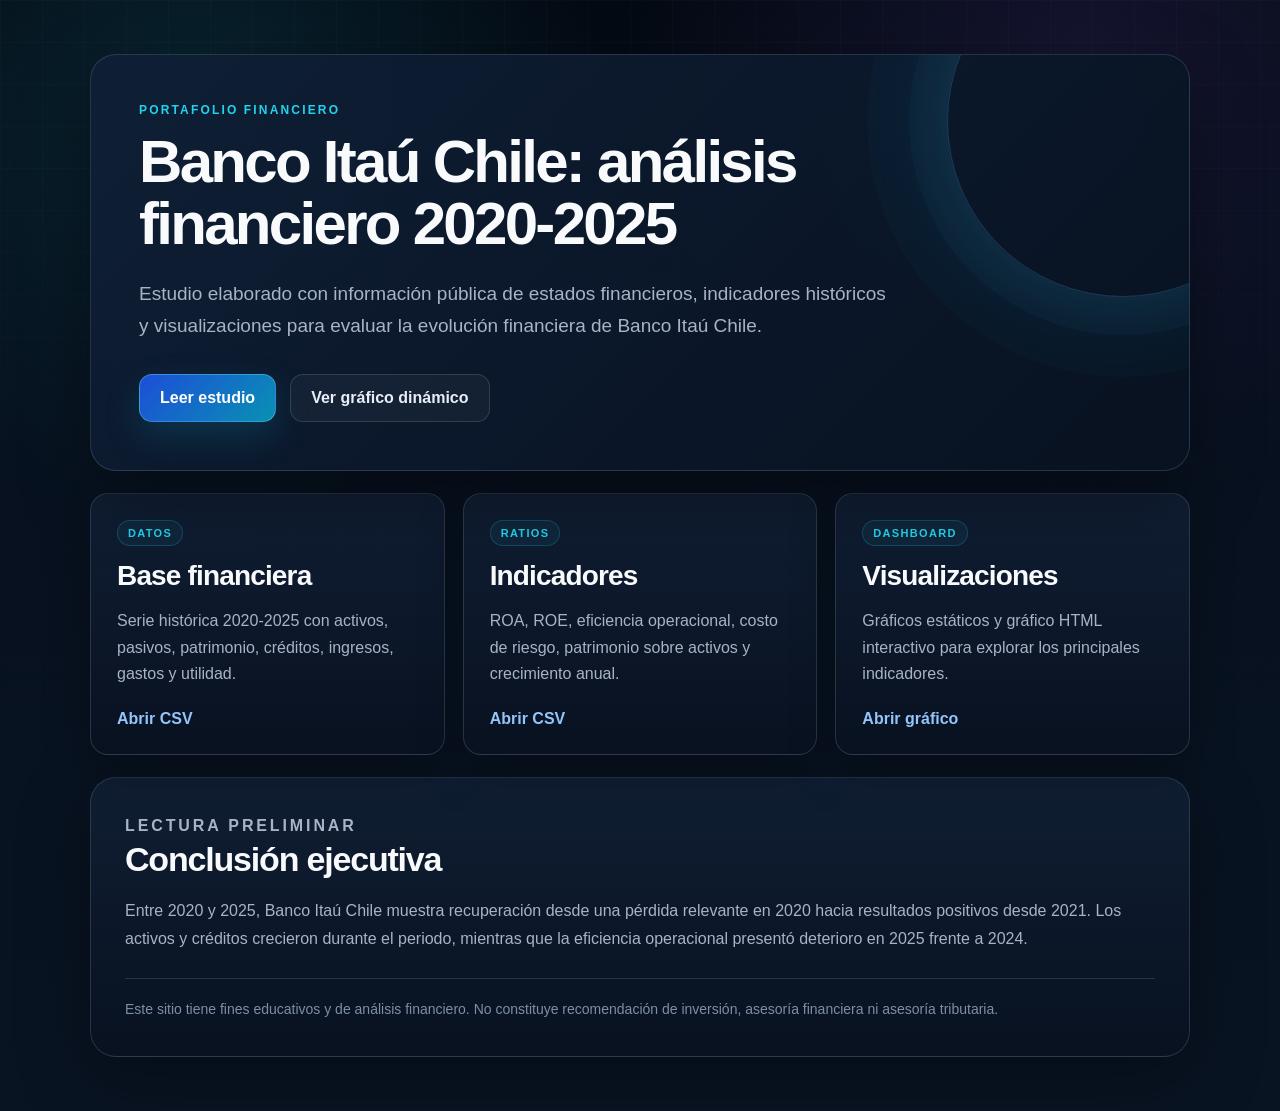
<file: index.html>
<!DOCTYPE html>
<html lang="es">
<head>
  <meta charset="utf-8">
  <meta name="viewport" content="width=device-width, initial-scale=1">
  <title>Estudio financiero Banco Itaú Chile 2020-2025</title>
  <link rel="stylesheet" href="styles.css">
</head>
<body>
  <main class="page">
    <section class="hero">
      <p class="eyebrow">Portafolio financiero</p>
      <h1>Banco Itaú Chile: análisis financiero 2020-2025</h1>
      <p class="lead">
        Estudio elaborado con información pública de estados financieros, indicadores históricos
        y visualizaciones para evaluar la evolución financiera de Banco Itaú Chile.
      </p>
      <div class="actions">
      <a class="button primary" href="estudios/2026-analisis-financiero-banco-itau-chile.html">
        Leer estudio
      </a>
        <a class="button" href="graficos/itau_chile_2020_2025_grafico_dinamico.html">
          Ver gráfico dinámico
        </a>
      </div>
    </section>
    <section class="cards">
      <article class="card">
        <span class="card-label">Datos</span>
        <h2>Base financiera</h2>
        <p>
          Serie histórica 2020-2025 con activos, pasivos, patrimonio, créditos,
          ingresos, gastos y utilidad.
        </p>
        <a href="datos/itau_chile_2020_2025_financieros.csv">Abrir CSV</a>
      </article>
      <article class="card">
        <span class="card-label">Ratios</span>
        <h2>Indicadores</h2>
        <p>
          ROA, ROE, eficiencia operacional, costo de riesgo, patrimonio sobre activos
          y crecimiento anual.
        </p>
        <a href="datos/itau_chile_2020_2025_indicadores.csv">Abrir CSV</a>
      </article>
      <article class="card">
        <span class="card-label">Dashboard</span>
        <h2>Visualizaciones</h2>
        <p>
          Gráficos estáticos y gráfico HTML interactivo para explorar los principales
          indicadores.
        </p>
        <a href="graficos/itau_chile_2020_2025_grafico_dinamico.html">Abrir gráfico</a>
      </article>
    </section>
    <section class="summary">
      <p class="eyebrow">Lectura preliminar</p>
      <h2>Conclusión ejecutiva</h2>
      <p>
        Entre 2020 y 2025, Banco Itaú Chile muestra recuperación desde una pérdida
        relevante en 2020 hacia resultados positivos desde 2021. Los activos y créditos
        crecieron durante el periodo, mientras que la eficiencia operacional presentó
        deterioro en 2025 frente a 2024.
      </p>
      <p class="disclaimer">
        Este sitio tiene fines educativos y de análisis financiero. No constituye
        recomendación de inversión, asesoría financiera ni asesoría tributaria.
      </p>
    </section>
  </main>
</body>
</html>
</file>
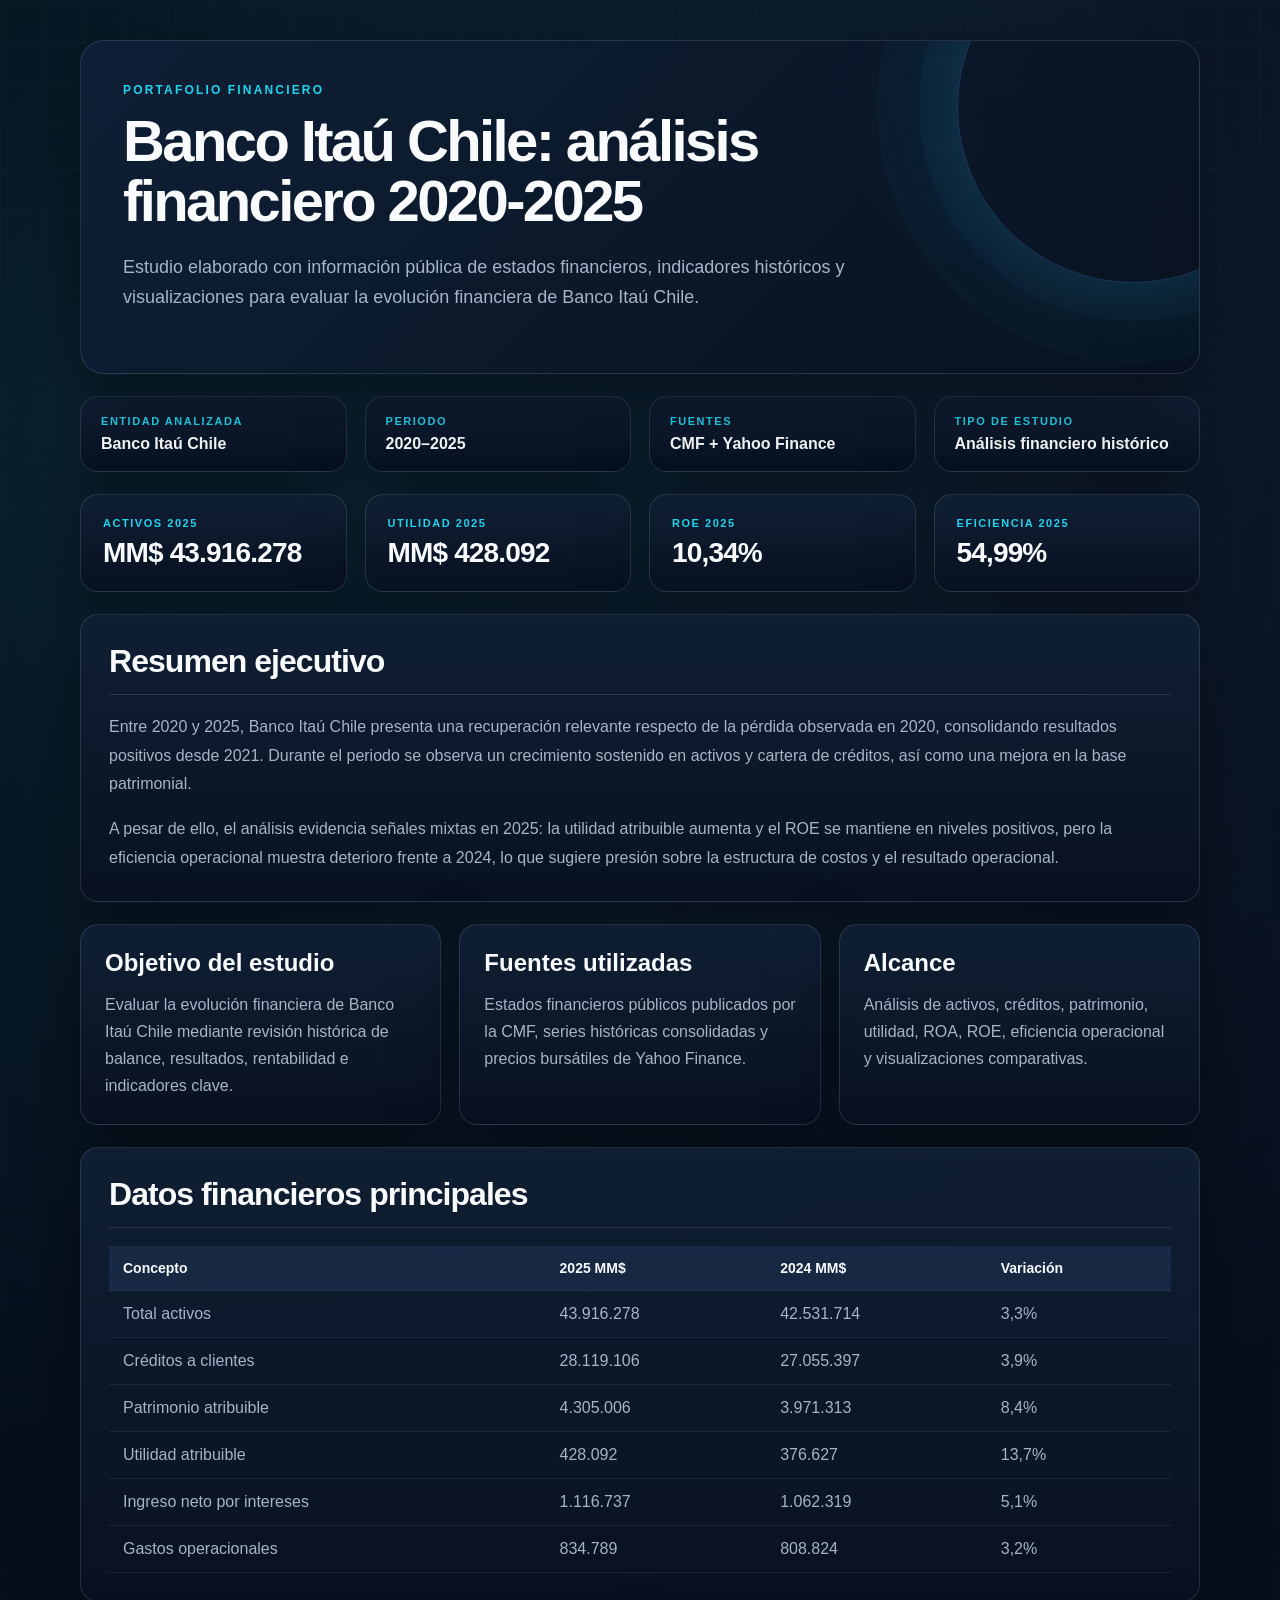
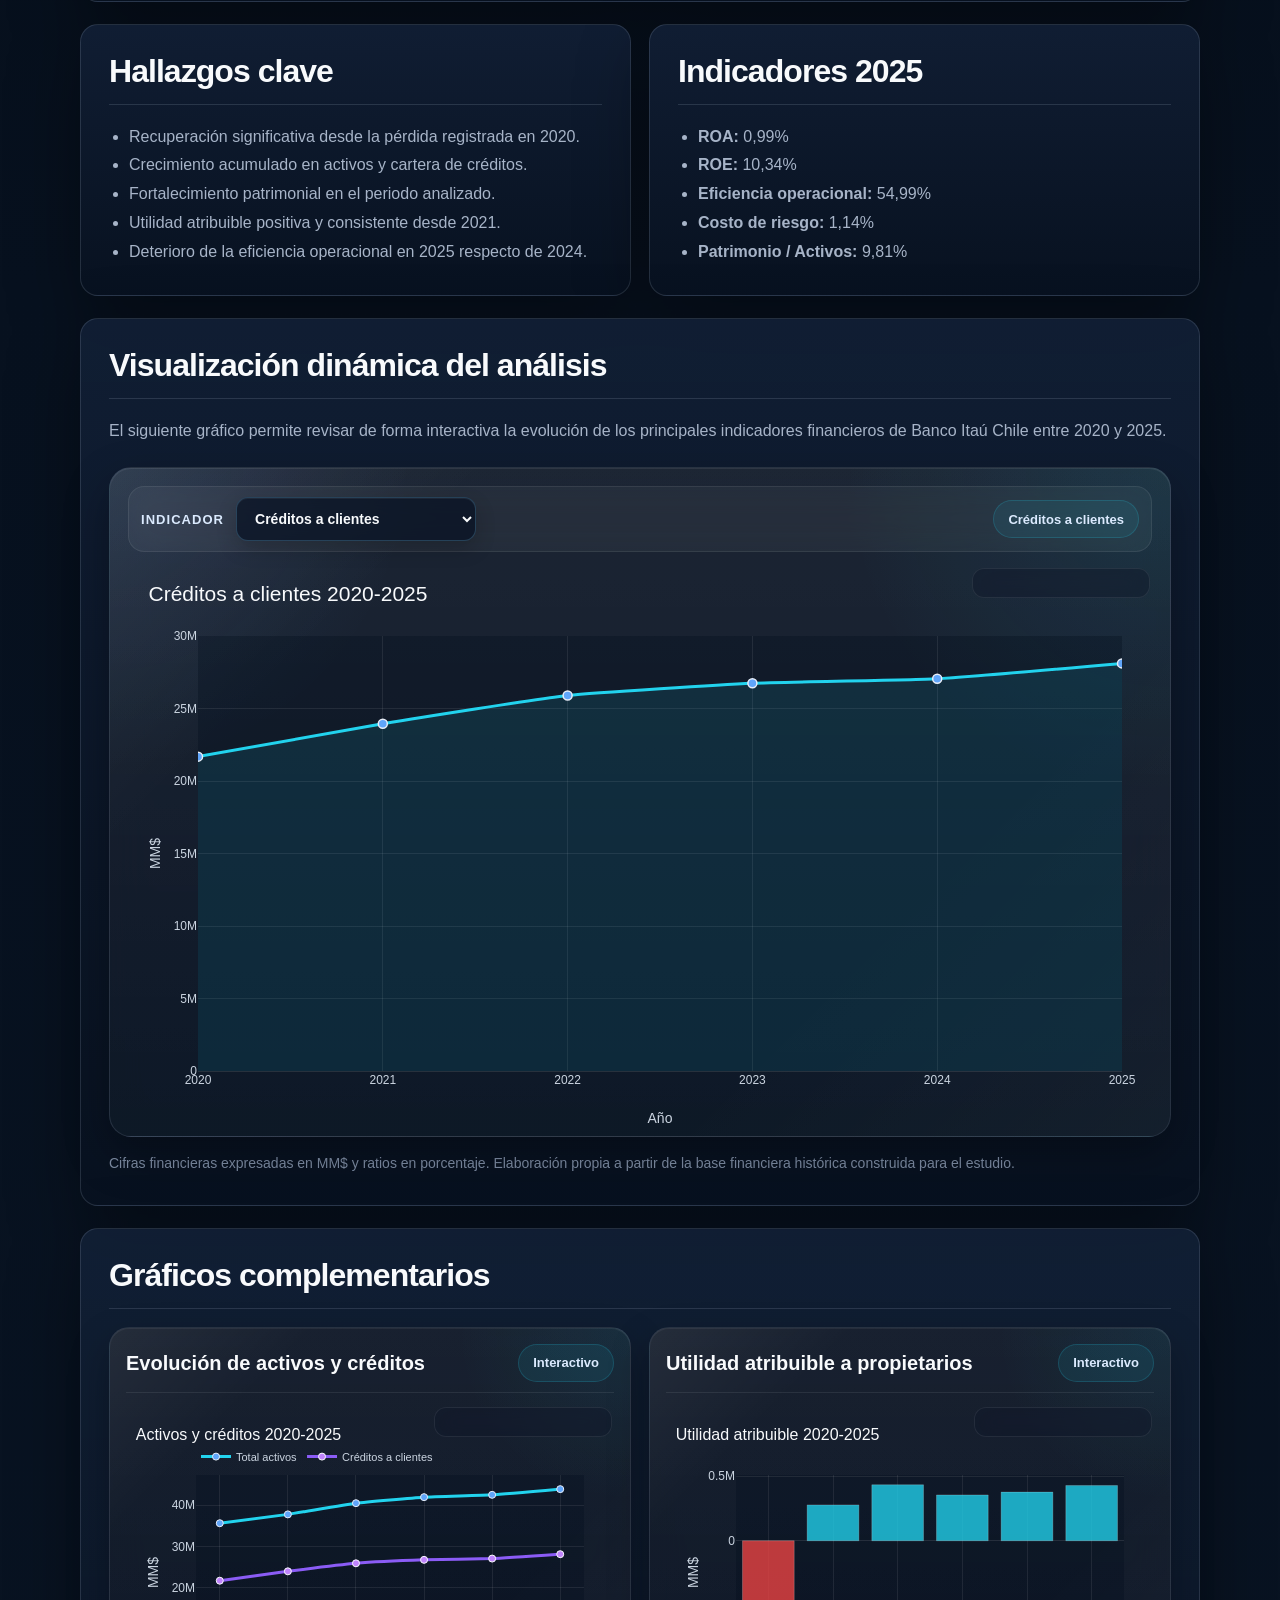
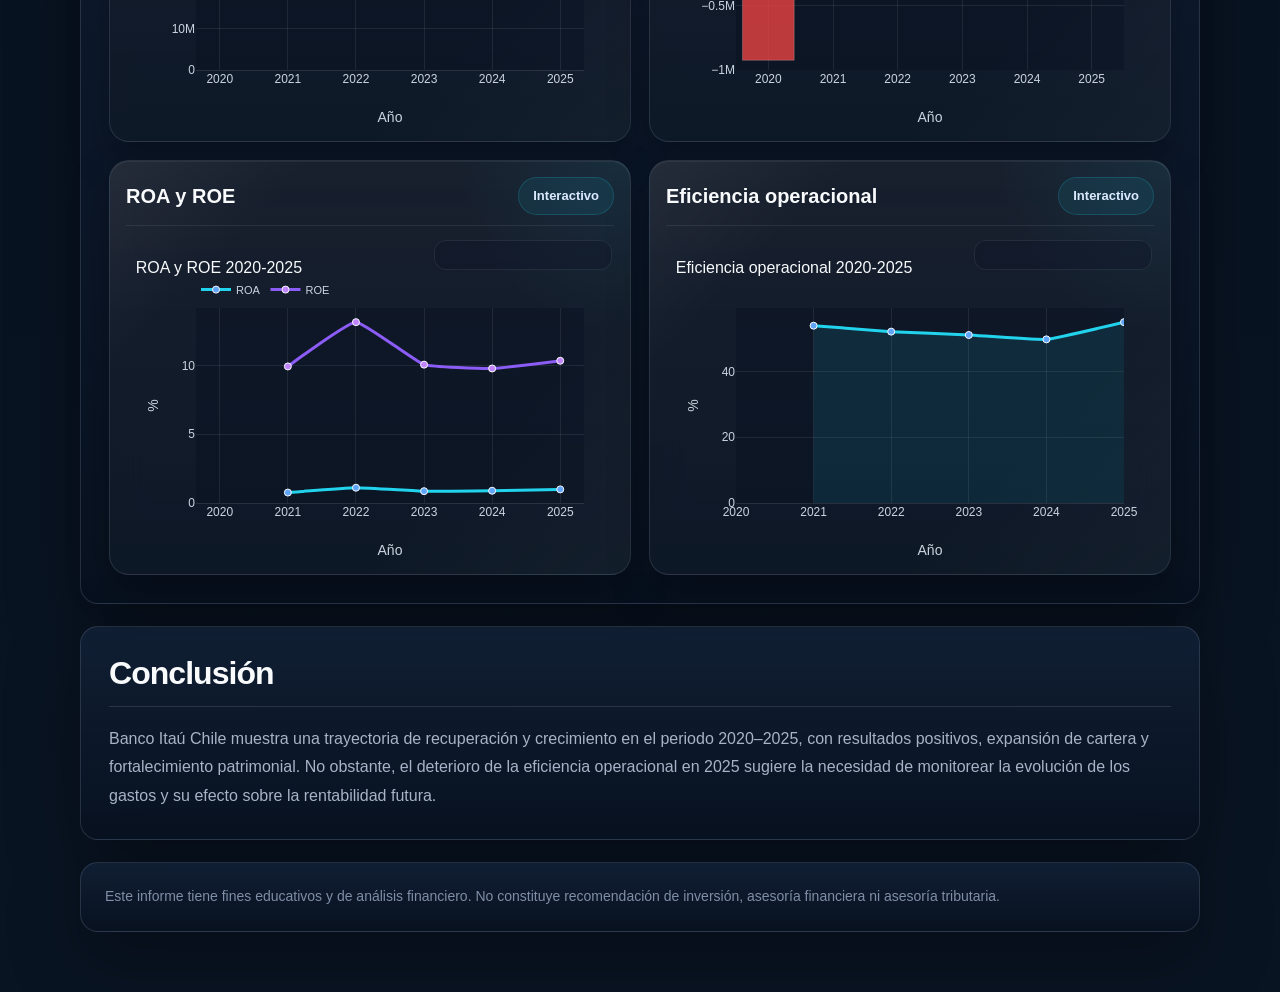
<file: estudios/2026-analisis-financiero-banco-itau-chile.html>
<!DOCTYPE html>
<html lang="es">
<head>
  <meta charset="utf-8">
  <meta name="viewport" content="width=device-width, initial-scale=1">
  <title>Análisis financiero Banco Itaú Chile 2020-2025</title>
  <link rel="stylesheet" href="../report.css">
  <script src="https://cdn.plot.ly/plotly-2.35.2.min.js"></script>
</head>
<body>
  <main class="report-page">

    <header class="report-hero">
      <div class="report-hero-overlay"></div>
      <div class="report-hero-content">
        <p class="report-kicker">Portafolio financiero</p>
        <h1>Banco Itaú Chile: análisis financiero 2020-2025</h1>
        <p class="report-subtitle">
          Estudio elaborado con información pública de estados financieros,
          indicadores históricos y visualizaciones para evaluar la evolución
          financiera de Banco Itaú Chile.
        </p>
      </div>
    </header>

    <section class="report-meta">
      <div class="meta-item">
        <span class="meta-label">Entidad analizada</span>
        <strong>Banco Itaú Chile</strong>
      </div>
      <div class="meta-item">
        <span class="meta-label">Periodo</span>
        <strong>2020–2025</strong>
      </div>
      <div class="meta-item">
        <span class="meta-label">Fuentes</span>
        <strong>CMF + Yahoo Finance</strong>
      </div>
      <div class="meta-item">
        <span class="meta-label">Tipo de estudio</span>
        <strong>Análisis financiero histórico</strong>
      </div>
    </section>

    <section class="report-grid-4">
      <article class="metric-card">
        <span class="metric-label">Activos 2025</span>
        <h3>MM$ 43.916.278</h3>
      </article>
      <article class="metric-card">
        <span class="metric-label">Utilidad 2025</span>
        <h3>MM$ 428.092</h3>
      </article>
      <article class="metric-card">
        <span class="metric-label">ROE 2025</span>
        <h3>10,34%</h3>
      </article>
      <article class="metric-card">
        <span class="metric-label">Eficiencia 2025</span>
        <h3>54,99%</h3>
      </article>
    </section>

    <section class="report-section">
      <div class="section-head">
        <h2>Resumen ejecutivo</h2>
      </div>
      <div class="section-body">
        <p>
          Entre 2020 y 2025, Banco Itaú Chile presenta una recuperación
          relevante respecto de la pérdida observada en 2020, consolidando
          resultados positivos desde 2021. Durante el periodo se observa un
          crecimiento sostenido en activos y cartera de créditos, así como una
          mejora en la base patrimonial.
        </p>
        <p>
          A pesar de ello, el análisis evidencia señales mixtas en 2025: la
          utilidad atribuible aumenta y el ROE se mantiene en niveles positivos,
          pero la eficiencia operacional muestra deterioro frente a 2024, lo que
          sugiere presión sobre la estructura de costos y el resultado operacional.
        </p>
      </div>
    </section>

    <section class="report-grid-3">
      <article class="info-box">
        <h3>Objetivo del estudio</h3>
        <p>
          Evaluar la evolución financiera de Banco Itaú Chile mediante revisión
          histórica de balance, resultados, rentabilidad e indicadores clave.
        </p>
      </article>

      <article class="info-box">
        <h3>Fuentes utilizadas</h3>
        <p>
          Estados financieros públicos publicados por la CMF, series históricas
          consolidadas y precios bursátiles de Yahoo Finance.
        </p>
      </article>

      <article class="info-box">
        <h3>Alcance</h3>
        <p>
          Análisis de activos, créditos, patrimonio, utilidad, ROA, ROE,
          eficiencia operacional y visualizaciones comparativas.
        </p>
      </article>
    </section>

    <section class="report-section">
      <div class="section-head">
        <h2>Datos financieros principales</h2>
      </div>
      <div class="section-body">
        <div class="table-wrap">
          <table>
            <thead>
              <tr>
                <th>Concepto</th>
                <th>2025 MM$</th>
                <th>2024 MM$</th>
                <th>Variación</th>
              </tr>
            </thead>
            <tbody>
              <tr>
                <td>Total activos</td>
                <td>43.916.278</td>
                <td>42.531.714</td>
                <td>3,3%</td>
              </tr>
              <tr>
                <td>Créditos a clientes</td>
                <td>28.119.106</td>
                <td>27.055.397</td>
                <td>3,9%</td>
              </tr>
              <tr>
                <td>Patrimonio atribuible</td>
                <td>4.305.006</td>
                <td>3.971.313</td>
                <td>8,4%</td>
              </tr>
              <tr>
                <td>Utilidad atribuible</td>
                <td>428.092</td>
                <td>376.627</td>
                <td>13,7%</td>
              </tr>
              <tr>
                <td>Ingreso neto por intereses</td>
                <td>1.116.737</td>
                <td>1.062.319</td>
                <td>5,1%</td>
              </tr>
              <tr>
                <td>Gastos operacionales</td>
                <td>834.789</td>
                <td>808.824</td>
                <td>3,2%</td>
              </tr>
            </tbody>
          </table>
        </div>
      </div>
    </section>

    <section class="report-grid-2">
      <article class="report-section">
        <div class="section-head">
          <h2>Hallazgos clave</h2>
        </div>
        <div class="section-body">
          <ul class="report-list">
            <li>Recuperación significativa desde la pérdida registrada en 2020.</li>
            <li>Crecimiento acumulado en activos y cartera de créditos.</li>
            <li>Fortalecimiento patrimonial en el periodo analizado.</li>
            <li>Utilidad atribuible positiva y consistente desde 2021.</li>
            <li>Deterioro de la eficiencia operacional en 2025 respecto de 2024.</li>
          </ul>
        </div>
      </article>

      <article class="report-section">
        <div class="section-head">
          <h2>Indicadores 2025</h2>
        </div>
        <div class="section-body">
          <ul class="report-list">
            <li><strong>ROA:</strong> 0,99%</li>
            <li><strong>ROE:</strong> 10,34%</li>
            <li><strong>Eficiencia operacional:</strong> 54,99%</li>
            <li><strong>Costo de riesgo:</strong> 1,14%</li>
            <li><strong>Patrimonio / Activos:</strong> 9,81%</li>
          </ul>
        </div>
      </article>
    </section>

<section class="report-section">
  <div class="section-head">
    <h2>Visualización dinámica del análisis</h2>
  </div>

  <div class="section-body">
    <p>
      El siguiente gráfico permite revisar de forma interactiva la evolución de
      los principales indicadores financieros de Banco Itaú Chile entre 2020 y 2025.
    </p>

    <div class="dynamic-chart-panel liquid-glass-panel">
      <div class="chart-toolbar">
        <div class="chart-toolbar-left">
          <label for="metric-select" class="chart-label">Indicador</label>
          <select id="metric-select" class="glass-select">
            <option value="activos">Total activos</option>
            <option value="creditos" selected>Créditos a clientes</option>
            <option value="utilidad">Utilidad atribuible</option>
            <option value="roa">ROA</option>
            <option value="roe">ROE</option>
            <option value="eficiencia">Eficiencia operacional</option>
            <option value="patrimonio_activos">Patrimonio / activos</option>
          </select>
        </div>

        <div class="chart-toolbar-right">
          <span id="chart-title-pill" class="chart-pill">Créditos a clientes</span>
        </div>
      </div>

      <div id="itau-dynamic-chart"></div>
    </div>

    <p class="chart-note">
      Cifras financieras expresadas en MM$ y ratios en porcentaje. Elaboración propia
      a partir de la base financiera histórica construida para el estudio.
    </p>
  </div>
</section>

<section class="report-section">
  <div class="section-head">
    <h2>Gráficos complementarios</h2>
  </div>

  <div class="section-body">
    <div class="dynamic-grid-2">
      <article class="mini-dynamic-card liquid-glass-panel">
        <div class="mini-card-head">
          <h3>Evolución de activos y créditos</h3>
          <span class="chart-pill">Interactivo</span>
        </div>
        <div class="mini-chart-wrap">
          <div id="chart-activos-creditos"></div>
        </div>
      </article>

      <article class="mini-dynamic-card liquid-glass-panel">
        <div class="mini-card-head">
          <h3>Utilidad atribuible a propietarios</h3>
          <span class="chart-pill">Interactivo</span>
        </div>
        <div class="mini-chart-wrap">
          <div id="chart-utilidad"></div>
        </div>
      </article>

      <article class="mini-dynamic-card liquid-glass-panel">
        <div class="mini-card-head">
          <h3>ROA y ROE</h3>
          <span class="chart-pill">Interactivo</span>
        </div>
        <div class="mini-chart-wrap">
          <div id="chart-roa-roe"></div>
        </div>
      </article>

      <article class="mini-dynamic-card liquid-glass-panel">
        <div class="mini-card-head">
          <h3>Eficiencia operacional</h3>
          <span class="chart-pill">Interactivo</span>
        </div>
        <div class="mini-chart-wrap">
          <div id="chart-eficiencia"></div>
        </div>
      </article>
    </div>
  </div>
</section>
<!--      <div class="section-body image-grid">
        <figure class="chart-card">
          <img src="../graficos/itau_activos_creditos_2020_2025.png" alt="Evolución de activos y créditos">
          <figcaption>Evolución de activos y créditos</figcaption>
        </figure>
        <figure class="chart-card">
          <img src="../graficos/itau_utilidad_atribuible_2020_2025.png" alt="Utilidad atribuible">
          <figcaption>Utilidad atribuible a propietarios</figcaption>
        </figure>
        <figure class="chart-card">
          <img src="../graficos/itau_roa_roe_2021_2025.png" alt="ROA y ROE">
          <figcaption>ROA y ROE</figcaption>
        </figure>
        <figure class="chart-card">
          <img src="../graficos/itau_eficiencia_operacional_2021_2025.png" alt="Eficiencia operacional">
          <figcaption>Eficiencia operacional</figcaption>
        </figure>
      </div>
  -->
  <!--/*    <div class="section-actions">
        <a class="report-button" href="../graficos/itau_chile_2020_2025_grafico_dinamico.html">
          Ver gráfico dinámico
        </a>
      </div>
    </section>
  -->
    <section class="report-section">
      <div class="section-head">
        <h2>Conclusión</h2>
      </div>
      <div class="section-body">
        <p>
          Banco Itaú Chile muestra una trayectoria de recuperación y crecimiento
          en el periodo 2020–2025, con resultados positivos, expansión de
          cartera y fortalecimiento patrimonial. No obstante, el deterioro de la
          eficiencia operacional en 2025 sugiere la necesidad de monitorear la
          evolución de los gastos y su efecto sobre la rentabilidad futura.
        </p>
      </div>
    </section>

    <footer class="report-footer">
      <p>
        Este informe tiene fines educativos y de análisis financiero. No constituye
        recomendación de inversión, asesoría financiera ni asesoría tributaria.
      </p>
    </footer>

  </main>
<script>
  const itauRows = [
    { anio: 2020, activos: 35638632, creditos: 21685269, utilidad: -925479, roa: null, roe: null, eficiencia: null, patrimonio_activos: 6.70 },
    { anio: 2021, activos: 37784282, creditos: 23955972, utilidad: 277806, roa: 0.76, roe: 9.93, eficiencia: 53.90, patrimonio_activos: 8.87 },
    { anio: 2022, activos: 40504299, creditos: 25903788, utilidad: 433744, roa: 1.11, roe: 13.15, eficiencia: 52.10, patrimonio_activos: 8.20 },
    { anio: 2023, activos: 41970270, creditos: 26744561, utilidad: 354887, roa: 0.86, roe: 10.06, eficiencia: 51.08, patrimonio_activos: 8.90 },
    { anio: 2024, activos: 42531714, creditos: 27055397, utilidad: 376627, roa: 0.89, roe: 9.78, eficiencia: 49.75, patrimonio_activos: 9.35 },
    { anio: 2025, activos: 43916278, creditos: 28119106, utilidad: 428092, roa: 0.99, roe: 10.34, eficiencia: 54.99, patrimonio_activos: 9.81 }
  ];

  const years = itauRows.map(row => String(row.anio));

  const metrics = {
    activos: {
      label: "Total activos",
      y: itauRows.map(row => row.activos),
      title: "Total activos 2020-2025",
      yaxis: "MM$",
      hover: "Año: %{x}<br>Total activos: %{y:,.0f} MM$<extra></extra>"
    },
    creditos: {
      label: "Créditos a clientes",
      y: itauRows.map(row => row.creditos),
      title: "Créditos a clientes 2020-2025",
      yaxis: "MM$",
      hover: "Año: %{x}<br>Créditos: %{y:,.0f} MM$<extra></extra>"
    },
    utilidad: {
      label: "Utilidad atribuible",
      y: itauRows.map(row => row.utilidad),
      title: "Utilidad atribuible 2020-2025",
      yaxis: "MM$",
      hover: "Año: %{x}<br>Utilidad: %{y:,.0f} MM$<extra></extra>"
    },
    roa: {
      label: "ROA",
      y: itauRows.map(row => row.roa),
      title: "ROA 2021-2025",
      yaxis: "%",
      hover: "Año: %{x}<br>ROA: %{y:.2f}%<extra></extra>"
    },
    roe: {
      label: "ROE",
      y: itauRows.map(row => row.roe),
      title: "ROE 2021-2025",
      yaxis: "%",
      hover: "Año: %{x}<br>ROE: %{y:.2f}%<extra></extra>"
    },
    eficiencia: {
      label: "Eficiencia operacional",
      y: itauRows.map(row => row.eficiencia),
      title: "Eficiencia operacional 2021-2025",
      yaxis: "%",
      hover: "Año: %{x}<br>Eficiencia: %{y:.2f}%<extra></extra>"
    },
    patrimonio_activos: {
      label: "Patrimonio / activos",
      y: itauRows.map(row => row.patrimonio_activos),
      title: "Patrimonio sobre activos 2020-2025",
      yaxis: "%",
      hover: "Año: %{x}<br>Patrimonio / activos: %{y:.2f}%<extra></extra>"
    }
  };

  const commonConfig = {
    responsive: true,
    displaylogo: false,
    modeBarButtonsToRemove: ["select2d", "lasso2d", "autoScale2d"]
  };

  function baseAxis(unit) {
    return {
      title: unit,
      rangemode: "tozero",
      gridcolor: "rgba(255,255,255,0.08)",
      zerolinecolor: "rgba(255,255,255,0.10)",
      tickfont: { color: "#cbd5e1" },
      titlefont: { color: "#cbd5e1" }
    };
  }

  function baseLayout(title, yTitle, titleSize = 20) {
    return {
      title: {
        text: title,
        font: { color: "#f8fafc", size: titleSize },
        x: 0.02,
        xanchor: "left"
      },
      paper_bgcolor: "rgba(0,0,0,0)",
      plot_bgcolor: "rgba(5, 15, 30, 0.32)",
      font: {
        color: "#cbd5e1",
        family: "Arial, Helvetica, sans-serif"
      },
      margin: {
        l: 70,
        r: 30,
        t: 70,
        b: 55
      },
      xaxis: {
        title: "Año",
        type: "category",
        gridcolor: "rgba(255,255,255,0.08)",
        zerolinecolor: "rgba(255,255,255,0.10)",
        tickfont: { color: "#cbd5e1" },
        titlefont: { color: "#cbd5e1" }
      },
      yaxis: baseAxis(yTitle),
      hovermode: "x unified",
      hoverlabel: {
        bgcolor: "rgba(15, 23, 42, 0.92)",
        bordercolor: "rgba(34, 211, 238, 0.35)",
        font: { color: "#f8fafc" }
      },
      legend: {
        orientation: "h",
        yanchor: "bottom",
        y: 1.02,
        xanchor: "left",
        x: 0,
        font: { color: "#cbd5e1", size: 11 }
      }
    };
  }

  function buildMainTrace(metricKey) {
    const metric = metrics[metricKey];
    return {
      x: years,
      y: metric.y,
      type: "scatter",
      mode: "lines+markers",
      name: metric.label,
      line: {
        width: 3,
        color: "#22d3ee",
        shape: "spline",
        smoothing: 0.45
      },
      marker: {
        size: 9,
        color: "#60a5fa",
        line: { width: 1.5, color: "#e8eef8" }
      },
      fill: "tozeroy",
      fillcolor: "rgba(34, 211, 238, 0.10)",
      connectgaps: false,
      hovertemplate: metric.hover
    };
  }

  function renderMainChart(metricKey) {
    const metric = metrics[metricKey];
    Plotly.newPlot(
      "itau-dynamic-chart",
      [buildMainTrace(metricKey)],
      baseLayout(metric.title, metric.yaxis, 21),
      commonConfig
    );

    const pill = document.getElementById("chart-title-pill");
    if (pill) pill.textContent = metric.label;
  }

  function renderComplementaryCharts() {
    Plotly.newPlot(
      "chart-activos-creditos",
      [
        {
          x: years,
          y: itauRows.map(row => row.activos),
          type: "scatter",
          mode: "lines+markers",
          name: "Total activos",
          line: { width: 3, color: "#22d3ee", shape: "spline", smoothing: 0.4 },
          marker: { size: 7, color: "#60a5fa", line: { width: 1, color: "#e8eef8" } },
          hovertemplate: "Año: %{x}<br>Total activos: %{y:,.0f} MM$<extra></extra>"
        },
        {
          x: years,
          y: itauRows.map(row => row.creditos),
          type: "scatter",
          mode: "lines+markers",
          name: "Créditos a clientes",
          line: { width: 3, color: "#8b5cf6", shape: "spline", smoothing: 0.4 },
          marker: { size: 7, color: "#c084fc", line: { width: 1, color: "#f8fafc" } },
          hovertemplate: "Año: %{x}<br>Créditos: %{y:,.0f} MM$<extra></extra>"
        }
      ],
      baseLayout("Activos y créditos 2020-2025", "MM$", 16),
      commonConfig
    );

    Plotly.newPlot(
      "chart-utilidad",
      [
        {
          x: years,
          y: itauRows.map(row => row.utilidad),
          type: "bar",
          name: "Utilidad atribuible",
          marker: {
            color: itauRows.map(row => row.utilidad < 0 ? "rgba(239,68,68,0.78)" : "rgba(34,211,238,0.78)"),
            line: { color: "rgba(255,255,255,0.20)", width: 1 }
          },
          hovertemplate: "Año: %{x}<br>Utilidad: %{y:,.0f} MM$<extra></extra>"
        }
      ],
      baseLayout("Utilidad atribuible 2020-2025", "MM$", 16),
      commonConfig
    );

    Plotly.newPlot(
      "chart-roa-roe",
      [
        {
          x: years,
          y: itauRows.map(row => row.roa),
          type: "scatter",
          mode: "lines+markers",
          name: "ROA",
          line: { width: 3, color: "#22d3ee", shape: "spline", smoothing: 0.35 },
          marker: { size: 7, color: "#60a5fa", line: { width: 1, color: "#f8fafc" } },
          hovertemplate: "Año: %{x}<br>ROA: %{y:.2f}%<extra></extra>"
        },
        {
          x: years,
          y: itauRows.map(row => row.roe),
          type: "scatter",
          mode: "lines+markers",
          name: "ROE",
          line: { width: 3, color: "#8b5cf6", shape: "spline", smoothing: 0.35 },
          marker: { size: 7, color: "#c084fc", line: { width: 1, color: "#f8fafc" } },
          hovertemplate: "Año: %{x}<br>ROE: %{y:.2f}%<extra></extra>"
        }
      ],
      baseLayout("ROA y ROE 2020-2025", "%", 16),
      commonConfig
    );

    Plotly.newPlot(
      "chart-eficiencia",
      [
        {
          x: years,
          y: itauRows.map(row => row.eficiencia),
          type: "scatter",
          mode: "lines+markers",
          name: "Eficiencia operacional",
          line: { width: 3, color: "#22d3ee", shape: "spline", smoothing: 0.35 },
          marker: { size: 7, color: "#60a5fa", line: { width: 1, color: "#f8fafc" } },
          fill: "tozeroy",
          fillcolor: "rgba(34, 211, 238, 0.10)",
          hovertemplate: "Año: %{x}<br>Eficiencia: %{y:.2f}%<extra></extra>"
        }
      ],
      baseLayout("Eficiencia operacional 2020-2025", "%", 16),
      commonConfig
    );
  }

  const select = document.getElementById("metric-select");
  if (select) {
    select.addEventListener("change", function () {
      renderMainChart(this.value);
    });
  }

  document.addEventListener("DOMContentLoaded", function () {
    renderMainChart("creditos");
    renderComplementaryCharts();
  });
</script> 
</body>
</html>
</file>
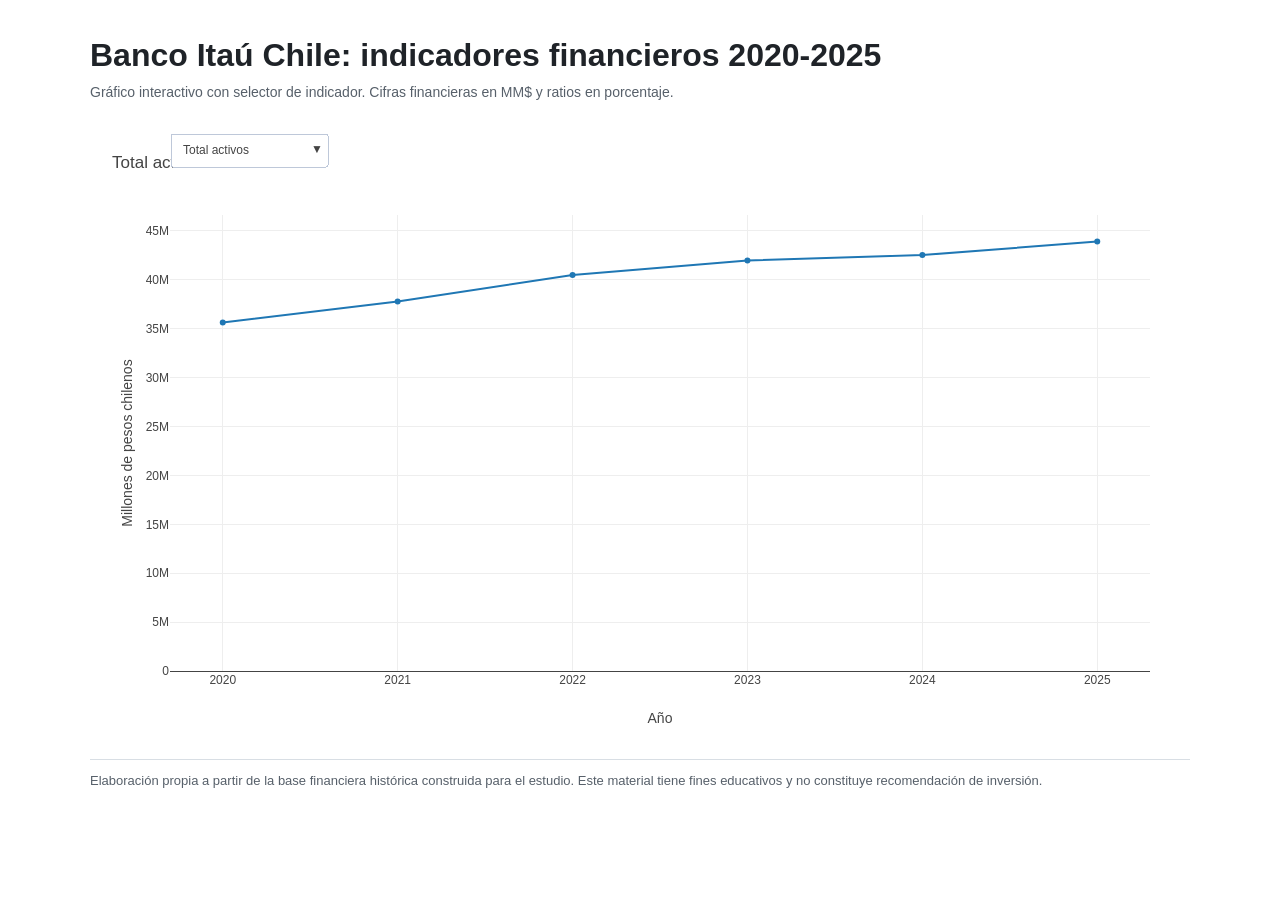
<file: graficos/itau_chile_2020_2025_grafico_dinamico.html>
<!DOCTYPE html>
<html lang="es">
<head>
  <meta charset="utf-8">
  <title>Banco Itaú Chile - gráfico dinámico 2020-2025</title>
  <script src="https://cdn.plot.ly/plotly-2.35.2.min.js"></script>
  <style>
    body {
      font-family: Arial, sans-serif;
      margin: 32px;
      line-height: 1.45;
      background: #ffffff;
      color: #1f2328;
    }
    .container {
      max-width: 1100px;
      margin: auto;
    }
    h1 {
      margin-bottom: 4px;
    }
    .note {
      color: #57606a;
      font-size: 14px;
      margin-bottom: 18px;
    }
    #chart {
      width: 100%;
      height: 620px;
    }
    .footer {
      color: #57606a;
      font-size: 13px;
      margin-top: 18px;
      border-top: 1px solid #d8dee4;
      padding-top: 12px;
    }
  </style>
</head>
<body>
  <div class="container">
    <h1>Banco Itaú Chile: indicadores financieros 2020-2025</h1>
    <div class="note">
      Gráfico interactivo con selector de indicador. Cifras financieras en MM$ y ratios en porcentaje.
    </div>
    <div id="chart"></div>
    <div class="footer">
      Elaboración propia a partir de la base financiera histórica construida para el estudio. 
      Este material tiene fines educativos y no constituye recomendación de inversión.
    </div>
  </div>

  <script>
    const rows = [{"anio": 2020, "activos": 35638632, "creditos": 21685269, "utilidad": -925479, "roa": null, "roe": null, "eficiencia": null, "patrimonio_activos": 6.7}, {"anio": 2021, "activos": 37784282, "creditos": 23955972, "utilidad": 277806, "roa": 0.76, "roe": 9.93, "eficiencia": 53.9, "patrimonio_activos": 8.87}, {"anio": 2022, "activos": 40504299, "creditos": 25903788, "utilidad": 433744, "roa": 1.11, "roe": 13.15, "eficiencia": 52.1, "patrimonio_activos": 8.2}, {"anio": 2023, "activos": 41970270, "creditos": 26744561, "utilidad": 354887, "roa": 0.86, "roe": 10.06, "eficiencia": 51.08, "patrimonio_activos": 8.9}, {"anio": 2024, "activos": 42531714, "creditos": 27055397, "utilidad": 376627, "roa": 0.89, "roe": 9.78, "eficiencia": 49.75, "patrimonio_activos": 9.35}, {"anio": 2025, "activos": 43916278, "creditos": 28119106, "utilidad": 428092, "roa": 0.99, "roe": 10.34, "eficiencia": 54.99, "patrimonio_activos": 9.81}];
    const years = rows.map(r => String(r.anio));

    const metrics = {
      activos: {
        label: "Total activos",
        y: rows.map(r => r.activos),
        unit: "MM$",
        title: "Total activos",
        yaxis: "Millones de pesos chilenos",
        hovertemplate: "Año: %{x}<br>Total activos: %{y:,.0f} MM$<extra></extra>"
      },
      creditos: {
        label: "Créditos a clientes",
        y: rows.map(r => r.creditos),
        unit: "MM$",
        title: "Créditos a clientes",
        yaxis: "Millones de pesos chilenos",
        hovertemplate: "Año: %{x}<br>Créditos: %{y:,.0f} MM$<extra></extra>"
      },
      utilidad: {
        label: "Utilidad atribuible",
        y: rows.map(r => r.utilidad),
        unit: "MM$",
        title: "Utilidad atribuible a propietarios",
        yaxis: "Millones de pesos chilenos",
        hovertemplate: "Año: %{x}<br>Utilidad: %{y:,.0f} MM$<extra></extra>"
      },
      roa: {
        label: "ROA",
        y: rows.map(r => r.roa),
        unit: "%",
        title: "ROA sobre activos promedio",
        yaxis: "Porcentaje",
        hovertemplate: "Año: %{x}<br>ROA: %{y:.2f}%<extra></extra>"
      },
      roe: {
        label: "ROE",
        y: rows.map(r => r.roe),
        unit: "%",
        title: "ROE sobre patrimonio promedio",
        yaxis: "Porcentaje",
        hovertemplate: "Año: %{x}<br>ROE: %{y:.2f}%<extra></extra>"
      },
      eficiencia: {
        label: "Eficiencia operacional",
        y: rows.map(r => r.eficiencia),
        unit: "%",
        title: "Eficiencia operacional",
        yaxis: "Porcentaje",
        hovertemplate: "Año: %{x}<br>Eficiencia: %{y:.2f}%<extra></extra>"
      },
      patrimonio_activos: {
        label: "Patrimonio / activos",
        y: rows.map(r => r.patrimonio_activos),
        unit: "%",
        title: "Patrimonio total sobre activos",
        yaxis: "Porcentaje",
        hovertemplate: "Año: %{x}<br>Patrimonio / activos: %{y:.2f}%<extra></extra>"
      }
    };

    function traceFor(metricKey) {
      const m = metrics[metricKey];
      return {
        x: years,
        y: m.y,
        type: "scatter",
        mode: "lines+markers",
        name: m.label,
        hovertemplate: m.hovertemplate,
        connectgaps: false
      };
    }

    const initialMetric = "activos";

    const layout = {
      title: {
        text: metrics[initialMetric].title + " 2020-2025",
        x: 0.02,
        xanchor: "left"
      },
      xaxis: {
        title: "Año",
        type: "category"
      },
      yaxis: {
        title: metrics[initialMetric].yaxis,
        rangemode: "tozero"
      },
      hovermode: "x unified",
      margin: { l: 80, r: 40, t: 90, b: 70 },
      updatemenus: [{
        buttons: Object.keys(metrics).map(key => ({
          label: metrics[key].label,
          method: "update",
          args: [
            { y: [metrics[key].y], name: metrics[key].label, hovertemplate: metrics[key].hovertemplate },
            {
              title: { text: metrics[key].title + " 2020-2025", x: 0.02, xanchor: "left" },
              yaxis: { title: metrics[key].yaxis, rangemode: "tozero" }
            }
          ]
        })),
        direction: "down",
        showactive: true,
        x: 0,
        xanchor: "left",
        y: 1.18,
        yanchor: "top"
      }]
    };

    Plotly.newPlot("chart", [traceFor(initialMetric)], layout, { responsive: true, displaylogo: false });
  </script>
</body>
</html>
</file>
<file: styles.css>
:root {
  --bg: #07111f;
  --bg-2: #0b1728;
  --panel: #0f1b2d;
  --panel-2: #111f35;
  --border: rgba(148, 163, 184, 0.22);
  --border-strong: rgba(96, 165, 250, 0.35);
  --text: #e8eef8;
  --title: #f8fafc;
  --muted: #a8b3c7;
  --muted-2: #7f8ea6;
  --accent: #60a5fa;
  --accent-2: #22d3ee;
  --shadow: 0 24px 70px rgba(0, 0, 0, 0.38);
  --radius-xl: 26px;
  --radius-lg: 18px;
}
* {
  box-sizing: border-box;
}
body {
  margin: 0;
  font-family: Arial, Helvetica, sans-serif;
  color: var(--text);
  min-height: 100vh;
  background:
    radial-gradient(circle at 15% 10%, rgba(34, 211, 238, 0.12), transparent 28%),
    radial-gradient(circle at 85% 5%, rgba(139, 92, 246, 0.12), transparent 30%),
    linear-gradient(180deg, #040a13 0%, #07111f 45%, #091423 100%);
}
body::before {
  content: "";
  position: fixed;
  inset: 0;
  pointer-events: none;
  background-image:
    linear-gradient(rgba(148, 163, 184, 0.035) 1px, transparent 1px),
    linear-gradient(90deg, rgba(148, 163, 184, 0.035) 1px, transparent 1px);
  background-size: 42px 42px;
  mask-image: linear-gradient(to bottom, black, transparent 82%);
}
.page {
  position: relative;
  z-index: 1;
  width: min(1100px, calc(100% - 40px));
  margin: 0 auto;
  padding: 54px 0;
}
.hero {
  position: relative;
  overflow: hidden;
  border: 1px solid var(--border);
  border-radius: var(--radius-xl);
  padding: 48px;
  background:
    linear-gradient(135deg, rgba(15, 31, 54, 0.96), rgba(8, 18, 32, 0.97)),
    radial-gradient(circle at 82% 22%, rgba(34, 211, 238, 0.18), transparent 26%);
  box-shadow: var(--shadow);
}
.hero::after {
  content: "";
  position: absolute;
  right: -110px;
  top: -110px;
  width: 350px;
  height: 350px;
  border-radius: 50%;
  border: 1px solid rgba(96, 165, 250, 0.24);
  box-shadow:
    0 0 0 38px rgba(96, 165, 250, 0.035),
    0 0 0 80px rgba(34, 211, 238, 0.025),
    0 0 80px rgba(34, 211, 238, 0.16);
}
.eyebrow {
  position: relative;
  z-index: 1;
  margin: 0 0 14px;
  color: var(--accent-2);
  font-size: 12px;
  font-weight: 800;
  letter-spacing: 0.18em;
  text-transform: uppercase;
}
h1 {
  position: relative;
  z-index: 1;
  margin: 0;
  max-width: 820px;
  color: var(--title);
  font-size: clamp(34px, 5vw, 60px);
  line-height: 1.04;
  letter-spacing: -0.045em;
}
.lead {
  position: relative;
  z-index: 1;
  margin-top: 22px;
  max-width: 760px;
  color: var(--muted);
  font-size: 19px;
  line-height: 1.7;
}
.actions {
  position: relative;
  z-index: 1;
  display: flex;
  flex-wrap: wrap;
  gap: 14px;
  margin-top: 32px;
}
.button {
  display: inline-flex;
  align-items: center;
  justify-content: center;
  min-height: 48px;
  padding: 0 20px;
  border-radius: 13px;
  border: 1px solid var(--border);
  color: var(--text);
  background: rgba(255, 255, 255, 0.04);
  text-decoration: none;
  font-weight: 800;
  transition: 0.18s ease;
}
.button:hover {
  transform: translateY(-2px);
  border-color: var(--border-strong);
  background: rgba(96, 165, 250, 0.10);
}
.button.primary {
  color: #ffffff;
  background: linear-gradient(135deg, #1d4ed8, #0891b2);
  border-color: rgba(125, 211, 252, 0.35);
  box-shadow: 0 14px 34px rgba(8, 145, 178, 0.22);
}
.cards {
  display: grid;
  grid-template-columns: repeat(3, 1fr);
  gap: 18px;
  margin-top: 22px;
}
.card {
  min-height: 250px;
  padding: 26px;
  border: 1px solid var(--border);
  border-radius: var(--radius-lg);
  background:
    linear-gradient(180deg, rgba(17, 31, 53, 0.94), rgba(9, 18, 32, 0.96));
  box-shadow: 0 18px 46px rgba(0, 0, 0, 0.28);
}
.card-label {
  display: inline-block;
  margin-bottom: 14px;
  padding: 6px 10px;
  border: 1px solid rgba(34, 211, 238, 0.22);
  border-radius: 999px;
  color: var(--accent-2);
  background: rgba(34, 211, 238, 0.06);
  font-size: 11px;
  font-weight: 800;
  letter-spacing: 0.12em;
  text-transform: uppercase;
}
.card h2 {
  margin: 0 0 16px;
  color: var(--title);
  font-size: 28px;
  letter-spacing: -0.03em;
}
.card p {
  margin: 0 0 22px;
  color: var(--muted);
  line-height: 1.65;
}
.card a {
  color: #93c5fd;
  font-weight: 800;
  text-decoration: none;
}
.card a:hover {
  color: #bfdbfe;
  text-decoration: underline;
}
.summary {
  margin-top: 22px;
  padding: 34px;
  border: 1px solid var(--border);
  border-radius: var(--radius-xl);
  background:
    linear-gradient(180deg, rgba(17, 31, 53, 0.94), rgba(8, 18, 32, 0.97));
  box-shadow: var(--shadow);
}
.summary h2 {
  margin: 0 0 18px;
  color: var(--title);
  font-size: 34px;
  letter-spacing: -0.035em;
}
.summary p {
  margin: 0;
  color: var(--muted);
  line-height: 1.78;
  font-size: 16px;
}
.summary .disclaimer {
  margin-top: 24px;
  padding-top: 18px;
  border-top: 1px solid var(--border);
  color: var(--muted-2);
  font-size: 14px;
}
@media (max-width: 920px) {
  .cards {
    grid-template-columns: 1fr;
  }
  .hero {
    padding: 36px;
  }
}
@media (max-width: 640px) {
  .page {
    width: min(100% - 24px, 1100px);
    padding: 28px 0;
  }
  .hero,
  .summary,
  .card {
    padding: 24px;
  }
  h1 {
    font-size: 34px;
  }
  .lead {
    font-size: 16px;
  }
  .summary h2,
  .card h2 {
    font-size: 26px;
  }
}
</file>
<file: report.css>
:root {
  --bg: #07111f;
  --bg-2: #0b1728;
  --panel: rgba(15, 27, 45, 0.96);
  --panel-2: rgba(12, 22, 38, 0.96);
  --panel-3: rgba(10, 18, 32, 0.96);
  --border: rgba(148, 163, 184, 0.20);
  --border-strong: rgba(34, 211, 238, 0.28);
  --text: #e8eef8;
  --title: #f8fafc;
  --muted: #a7b4c8;
  --muted-2: #7f8ea6;
  --accent: #60a5fa;
  --accent-2: #22d3ee;
  --shadow: 0 24px 70px rgba(0, 0, 0, 0.38);
  --radius-xl: 24px;
  --radius-lg: 18px;
  --radius-md: 14px;
}

* {
  box-sizing: border-box;
}

body {
  margin: 0;
  font-family: Calibri, Helvetica, sans-serif;
  color: var(--text);
  background:
    radial-gradient(circle at 15% 10%, rgba(34, 211, 238, 0.10), transparent 28%),
    radial-gradient(circle at 85% 5%, rgba(96, 165, 250, 0.10), transparent 30%),
    linear-gradient(180deg, #040a13 0%, #07111f 45%, #091423 100%);
}

body::before {
  content: "";
  position: fixed;
  inset: 0;
  pointer-events: none;
  background-image:
    linear-gradient(rgba(148, 163, 184, 0.03) 1px, transparent 1px),
    linear-gradient(90deg, rgba(148, 163, 184, 0.03) 1px, transparent 1px);
  background-size: 42px 42px;
  mask-image: linear-gradient(to bottom, black, transparent 82%);
}

.report-page {
  position: relative;
  z-index: 1;
  width: min(1120px, calc(100% - 40px));
  margin: 0 auto;
  padding: 40px 0 60px;
  display: grid;
  gap: 22px;
}

.report-hero {
  position: relative;
  overflow: hidden;
  min-height: 260px;
  border: 1px solid var(--border);
  border-radius: var(--radius-xl);
  background:
    linear-gradient(135deg, rgba(15, 31, 54, 0.96), rgba(8, 18, 32, 0.97)),
    radial-gradient(circle at 82% 22%, rgba(34, 211, 238, 0.18), transparent 26%);
  box-shadow: var(--shadow);
}

.report-hero::after {
  content: "";
  position: absolute;
  right: -110px;
  top: -110px;
  width: 350px;
  height: 350px;
  border-radius: 50%;
  border: 1px solid rgba(96, 165, 250, 0.24);
  box-shadow:
    0 0 0 38px rgba(96, 165, 250, 0.035),
    0 0 0 80px rgba(34, 211, 238, 0.025),
    0 0 80px rgba(34, 211, 238, 0.16);
}

.report-hero-content {
  position: relative;
  z-index: 1;
  padding: 42px;
}

.report-kicker {
  margin: 0 0 14px;
  color: var(--accent-2);
  font-size: 12px;
  font-weight: 800;
  letter-spacing: 0.18em;
  text-transform: uppercase;
}

.report-hero h1 {
  margin: 0;
  max-width: 820px;
  color: var(--title);
  font-size: clamp(34px, 5vw, 58px);
  line-height: 1.04;
  letter-spacing: -0.045em;
}

.report-subtitle {
  margin-top: 20px;
  max-width: 760px;
  color: var(--muted);
  font-size: 18px;
  line-height: 1.7;
}

.report-meta,
.report-grid-4,
.report-grid-3,
.report-grid-2 {
  display: grid;
  gap: 18px;
}

.report-meta {
  grid-template-columns: repeat(4, 1fr);
}

.report-grid-4 {
  grid-template-columns: repeat(4, 1fr);
}

.report-grid-3 {
  grid-template-columns: repeat(3, 1fr);
}

.report-grid-2 {
  grid-template-columns: repeat(2, 1fr);
}

.meta-item,
.metric-card,
.info-box,
.report-section,
.report-footer {
  border: 1px solid var(--border);
  border-radius: var(--radius-lg);
  background:
    linear-gradient(180deg, rgba(17, 31, 53, 0.94), rgba(8, 18, 32, 0.97));
  box-shadow: var(--shadow);
}

.meta-item {
  padding: 18px 20px;
}

.meta-label,
.metric-label {
  display: block;
  margin-bottom: 8px;
  color: var(--accent-2);
  font-size: 11px;
  font-weight: 800;
  letter-spacing: 0.14em;
  text-transform: uppercase;
}

.meta-item strong {
  color: var(--title);
  font-size: 16px;
}

.metric-card {
  padding: 22px;
}

.metric-card h3 {
  margin: 0;
  color: var(--title);
  font-size: 28px;
  letter-spacing: -0.03em;
}

.info-box {
  padding: 24px;
}

.info-box h3 {
  margin: 0 0 14px;
  color: var(--title);
  font-size: 24px;
}

.info-box p {
  margin: 0;
  color: var(--muted);
  line-height: 1.7;
}

.report-section {
  padding: 28px;
}

.section-head {
  margin-bottom: 18px;
  padding-bottom: 14px;
  border-bottom: 1px solid var(--border);
}

.section-head h2 {
  margin: 0;
  color: var(--title);
  font-size: 32px;
  letter-spacing: -0.03em;
}

.section-body p {
  margin: 0 0 16px;
  color: var(--muted);
  line-height: 1.8;
}

.section-body p:last-child {
  margin-bottom: 0;
}

.report-list {
  margin: 0;
  padding-left: 20px;
  color: var(--muted);
  line-height: 1.8;
}

.table-wrap {
  overflow-x: auto;
}

table {
  width: 100%;
  border-collapse: collapse;
  min-width: 720px;
}

thead th {
  text-align: left;
  padding: 14px 14px;
  background: rgba(96, 165, 250, 0.10);
  color: var(--title);
  border-bottom: 1px solid var(--border);
  font-size: 14px;
}

tbody td {
  padding: 14px;
  color: var(--muted);
  border-bottom: 1px solid rgba(148, 163, 184, 0.12);
}

tbody tr:hover {
  background: rgba(255, 255, 255, 0.02);
}

.image-grid {
  display: grid;
  grid-template-columns: repeat(2, 1fr);
  gap: 18px;
}

.chart-card {
  margin: 0;
  padding: 14px;
  border: 1px solid var(--border);
  border-radius: var(--radius-md);
  background: rgba(255, 255, 255, 0.02);
}

.chart-card img {
  display: block;
  width: 100%;
  border-radius: 10px;
}

.chart-card figcaption {
  margin-top: 10px;
  color: var(--muted);
  font-size: 14px;
}

.section-actions {
  margin-top: 18px;
}

.report-button {
  display: inline-flex;
  align-items: center;
  justify-content: center;
  min-height: 46px;
  padding: 0 18px;
  border-radius: 12px;
  border: 1px solid var(--border-strong);
  color: #fff;
  text-decoration: none;
  font-weight: 800;
  background: linear-gradient(135deg, #1d4ed8, #0891b2);
}

.report-footer {
  padding: 22px 24px;
}

.report-footer p {
  margin: 0;
  color: var(--muted-2);
  line-height: 1.7;
  font-size: 14px;
}

@media (max-width: 980px) {
  .report-meta,
  .report-grid-4,
  .report-grid-3,
  .report-grid-2,
  .image-grid {
    grid-template-columns: 1fr;
  }
}

@media (max-width: 640px) {
  .report-page {
    width: min(100% - 24px, 1120px);
    padding: 24px 0 40px;
  }

  .report-hero-content,
  .report-section,
  .info-box,
  .metric-card,
  .meta-item,
  .report-footer {
    padding: 22px;
  }

  .report-hero h1 {
    font-size: 34px;
  }

  .section-head h2 {
    font-size: 26px;
  }
}
.dynamic-chart-panel {
  margin-top: 22px;
  padding: 18px;
  border: 1px solid rgba(148, 163, 184, 0.20);
  border-radius: 18px;
  background:
    radial-gradient(circle at 80% 10%, rgba(34, 211, 238, 0.10), transparent 28%),
    linear-gradient(180deg, rgba(10, 18, 32, 0.96), rgba(6, 17, 31, 0.98));
  box-shadow: 0 18px 46px rgba(0, 0, 0, 0.28);
}

#itau-dynamic-chart {
  width: 100%;
  height: 560px;
}

.chart-note {
  margin-top: 14px !important;
  color: var(--muted-2) !important;
  font-size: 14px;
}
.dynamic-chart-panel {
  margin-top: 22px;
  padding: 18px 18px 10px;
  border: 1px solid rgba(148, 163, 184, 0.18);
  border-radius: 22px;
  background:
    linear-gradient(180deg, rgba(255,255,255,0.08), rgba(255,255,255,0.03)),
    radial-gradient(circle at top right, rgba(34, 211, 238, 0.10), transparent 26%),
    radial-gradient(circle at top left, rgba(96, 165, 250, 0.10), transparent 24%),
    linear-gradient(180deg, rgba(10, 18, 32, 0.84), rgba(6, 17, 31, 0.88));
  backdrop-filter: blur(22px) saturate(135%);
  -webkit-backdrop-filter: blur(22px) saturate(135%);
  box-shadow:
    inset 0 1px 0 rgba(255,255,255,0.08),
    0 18px 46px rgba(0, 0, 0, 0.30);
}

.liquid-glass-panel {
  position: relative;
  overflow: hidden;
}

.liquid-glass-panel::before {
  content: "";
  position: absolute;
  inset: 0;
  pointer-events: none;
  background:
    linear-gradient(135deg, rgba(255,255,255,0.10), transparent 22%, transparent 70%, rgba(255,255,255,0.05));
  opacity: 0.55;
}

.chart-toolbar {
  position: relative;
  z-index: 2;
  display: flex;
  justify-content: space-between;
  align-items: center;
  gap: 18px;
  flex-wrap: wrap;
  margin-bottom: 14px;
  padding: 10px 12px;
  border: 1px solid rgba(255,255,255,0.08);
  border-radius: 16px;
  background: rgba(255,255,255,0.04);
  backdrop-filter: blur(16px);
  -webkit-backdrop-filter: blur(16px);
}

.chart-toolbar-left {
  display: flex;
  align-items: center;
  gap: 12px;
  flex-wrap: wrap;
}

.chart-label {
  color: #dbeafe;
  font-size: 13px;
  font-weight: 700;
  letter-spacing: 0.08em;
  text-transform: uppercase;
}

.glass-select {
  min-width: 240px;
  min-height: 44px;
  padding: 0 14px;
  border-radius: 12px;
  border: 1px solid rgba(125, 211, 252, 0.22);
  background: rgba(9, 20, 38, 0.78);
  color: #f8fafc;
  font-size: 14px;
  font-weight: 600;
  outline: none;
  box-shadow:
    inset 0 1px 0 rgba(255,255,255,0.06),
    0 8px 20px rgba(0,0,0,0.20);
}

.glass-select:focus {
  border-color: rgba(34, 211, 238, 0.48);
  box-shadow:
    0 0 0 3px rgba(34, 211, 238, 0.10),
    0 10px 24px rgba(0,0,0,0.24);
}

.glass-select option {
  background: #0f1b2d;
  color: #f8fafc;
}

.chart-pill {
  display: inline-flex;
  align-items: center;
  min-height: 38px;
  padding: 0 14px;
  border-radius: 999px;
  border: 1px solid rgba(34, 211, 238, 0.18);
  color: #dbeafe;
  background: rgba(34, 211, 238, 0.08);
  font-size: 13px;
  font-weight: 700;
}

#itau-dynamic-chart {
  position: relative;
  z-index: 1;
  width: 100%;
  height: 560px;
}

.chart-note {
  margin-top: 14px !important;
  color: var(--muted-2) !important;
  font-size: 14px;
}

/* Ajuste visual de la barra de herramientas de Plotly */
.js-plotly-plot .plotly .modebar {
  background: rgba(15, 23, 42, 0.48) !important;
  border: 1px solid rgba(255,255,255,0.08);
  border-radius: 12px !important;
  backdrop-filter: blur(12px);
  -webkit-backdrop-filter: blur(12px);
  padding: 4px !important;
}

.js-plotly-plot .plotly .modebar-btn svg {
  fill: #cbd5e1 !important;
}

.js-plotly-plot .plotly .modebar-btn:hover svg {
  fill: #22d3ee !important;
}

@media (max-width: 760px) {
  .chart-toolbar {
    align-items: flex-start;
  }

  .chart-toolbar-left,
  .chart-toolbar-right {
    width: 100%;
  }

  .glass-select {
    width: 100%;
    min-width: unset;
  }

  #itau-dynamic-chart {
    height: 460px;
  }
}
.dynamic-grid-2 {
  display: grid;
  grid-template-columns: repeat(2, 1fr);
  gap: 18px;
}

.mini-dynamic-card {
  padding: 16px;
  border: 1px solid rgba(148, 163, 184, 0.18);
  border-radius: 20px;
  background:
    linear-gradient(180deg, rgba(255,255,255,0.06), rgba(255,255,255,0.03)),
    radial-gradient(circle at top right, rgba(34, 211, 238, 0.08), transparent 26%),
    linear-gradient(180deg, rgba(10, 18, 32, 0.86), rgba(6, 17, 31, 0.90));
  backdrop-filter: blur(18px) saturate(130%);
  -webkit-backdrop-filter: blur(18px) saturate(130%);
  box-shadow:
    inset 0 1px 0 rgba(255,255,255,0.06),
    0 18px 40px rgba(0, 0, 0, 0.28);
}

.mini-card-head {
  display: flex;
  justify-content: space-between;
  align-items: center;
  gap: 14px;
  margin-bottom: 12px;
  padding-bottom: 10px;
  border-bottom: 1px solid rgba(255,255,255,0.08);
}

.mini-card-head h3 {
  margin: 0;
  color: #f8fafc;
  font-size: 20px;
  line-height: 1.2;
}

.mini-chart-wrap {
  width: 100%;
}

#chart-activos-creditos,
#chart-utilidad,
#chart-roa-roe,
#chart-eficiencia {
  width: 100%;
  height: 320px;
}

@media (max-width: 980px) {
  .dynamic-grid-2 {
    grid-template-columns: 1fr;
  }
}

@media (max-width: 760px) {
  #chart-activos-creditos,
  #chart-utilidad,
  #chart-roa-roe,
  #chart-eficiencia {
    height: 280px;
  }

  .mini-card-head {
    align-items: flex-start;
    flex-direction: column;
  }
}
</file>
